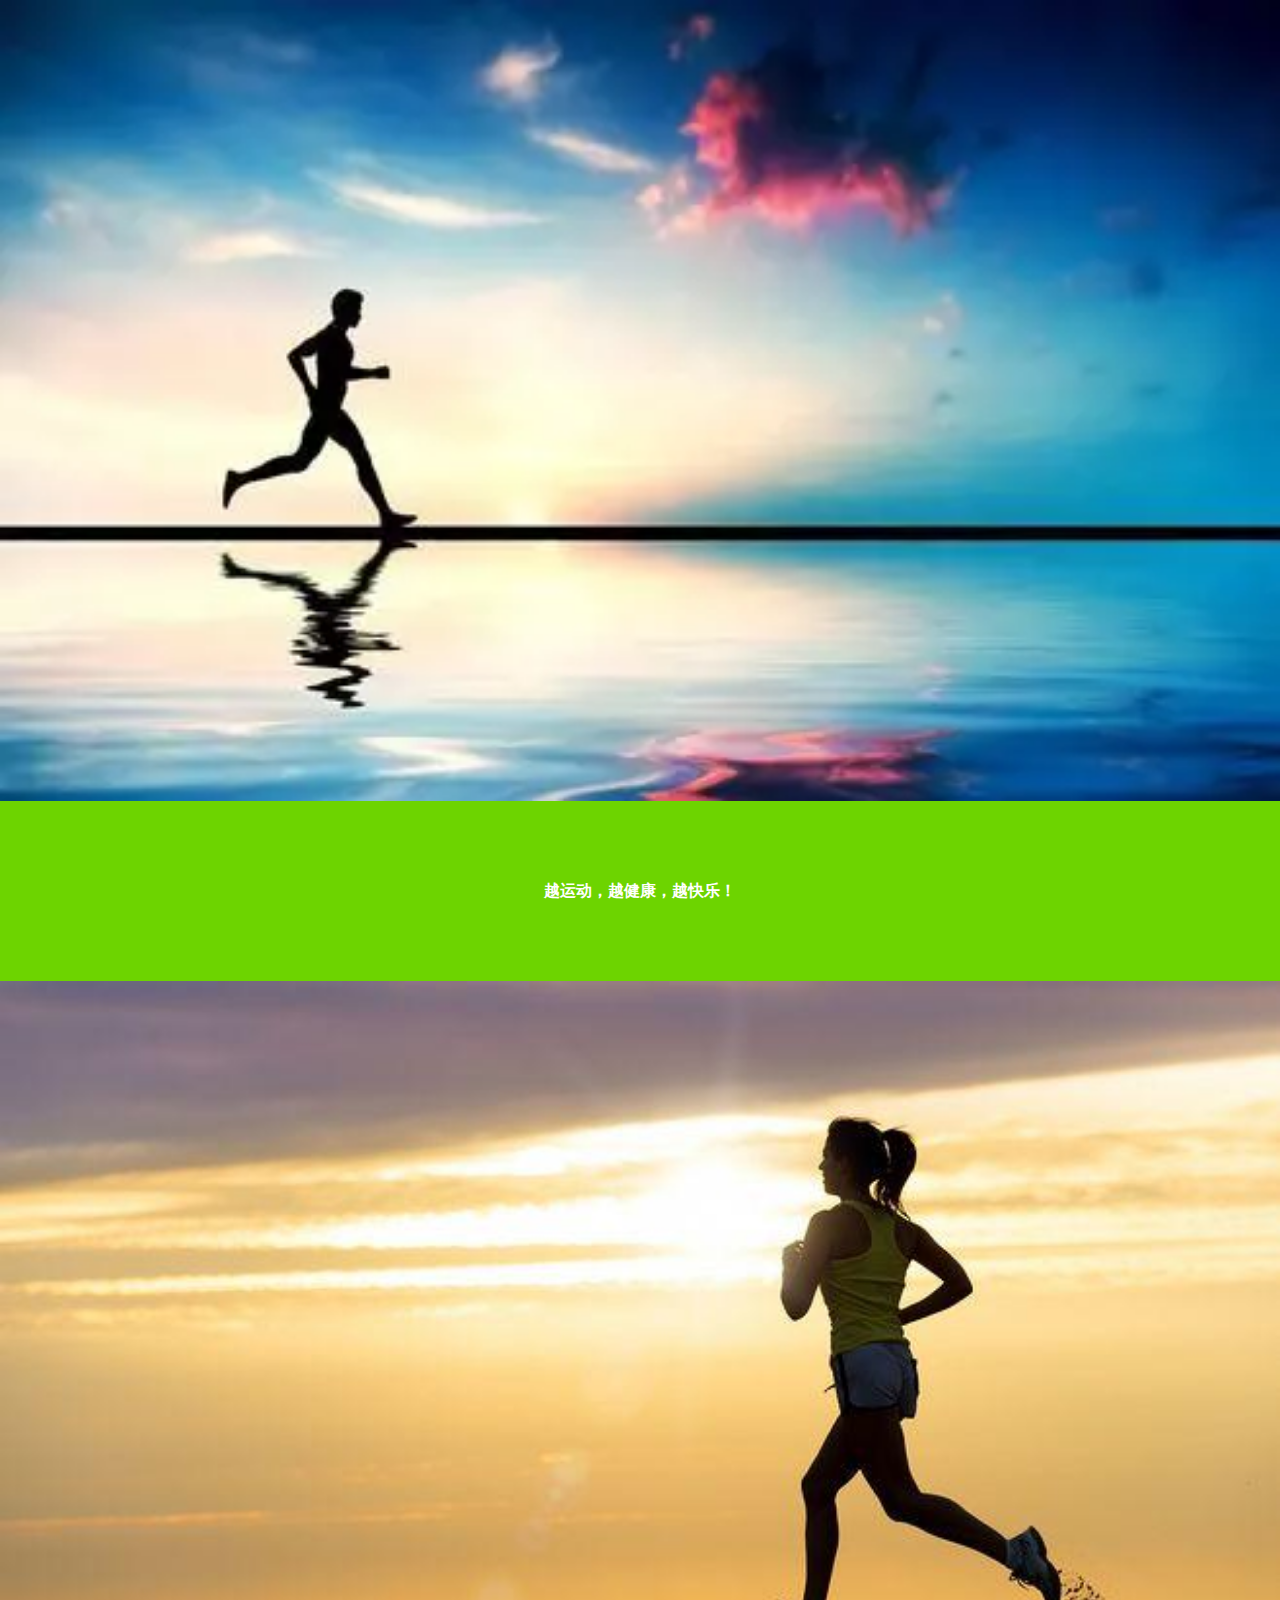
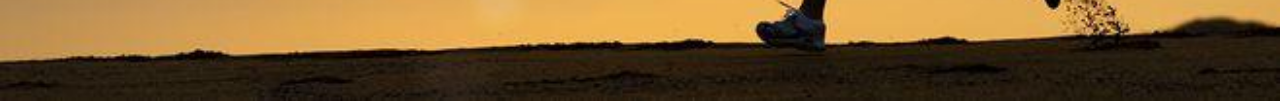
<file: Public/index.html>
<!DOCTYPE html>
<html lang="en">
<head>
    <meta charset="UTF-8">
    <meta http-equiv="X-UA-Compatible" content="IE=edge">
    <meta name="viewport" content="width=device-width, initial-scale=1.0">
    <title>运动健康</title>
    <link rel="stylesheet" type="text/css" href="./assets/styles/reset.css"></link>
    <link rel="icon" type="image/png" href="favicon.png"/>
    <meta name="apple-itunes-app" content="app-id=1565538193">
    <style>
        .child {
            padding: 70px 15px;
            text-align: center;
            line-height: 40px;
            color: white;
            background-color: #6DD400;
            font-size: 16.0px;
            font-weight: bold;
        }
        #download {
            height: 100px;
            vertical-align: middle;
            text-align: center;
        }
        #download button {
            position: relative; /*脱离文档流*/
            top: 50%; /*偏移*/
            transform: translateY(-50%);
            background-color: #6DD400;
            font-weight: bold;
            font-size: 16.0px;
            color: white;
            padding: 15px 80px;
            border-radius: 30px;
        }
        .title {
            width: 100%;
            height: 100.0;
            color: green;
            text-align: center;
            display: block;
        }
    </style>
</head>
<body>
   
    <img src="./assets/images/1.webp" width="100%" style="display: block;" >
    <div class="child">
        <p>越运动，越健康，越快乐！</p>
    </div>
    <img src="./assets/images/2.jpeg" width="100%" style="display: block;" >
<!--    <div id="download">-->
<!--        <button onclick="download()">下载客户端</button>-->
<!--    </div>-->
</body>
<script>
    function download() {
        var u = navigator.userAgent;
        var isIOS = !!u.match(/\(i[^;]+;( U;)? CPU.+Mac OS X/);
        if (isIOS) {
        　　//这个是ios操作系统
            window.open('https://apps.apple.com/us/app/%E8%BF%90%E5%8A%A8-%E5%81%A5%E5%BA%B7/id1565538193');
        } else {
            window.open('https://yuekun-oss.oss-cn-beijing.aliyuncs.com/apk/app-release.apk');
        }
    }
</script>
</html>
</file>
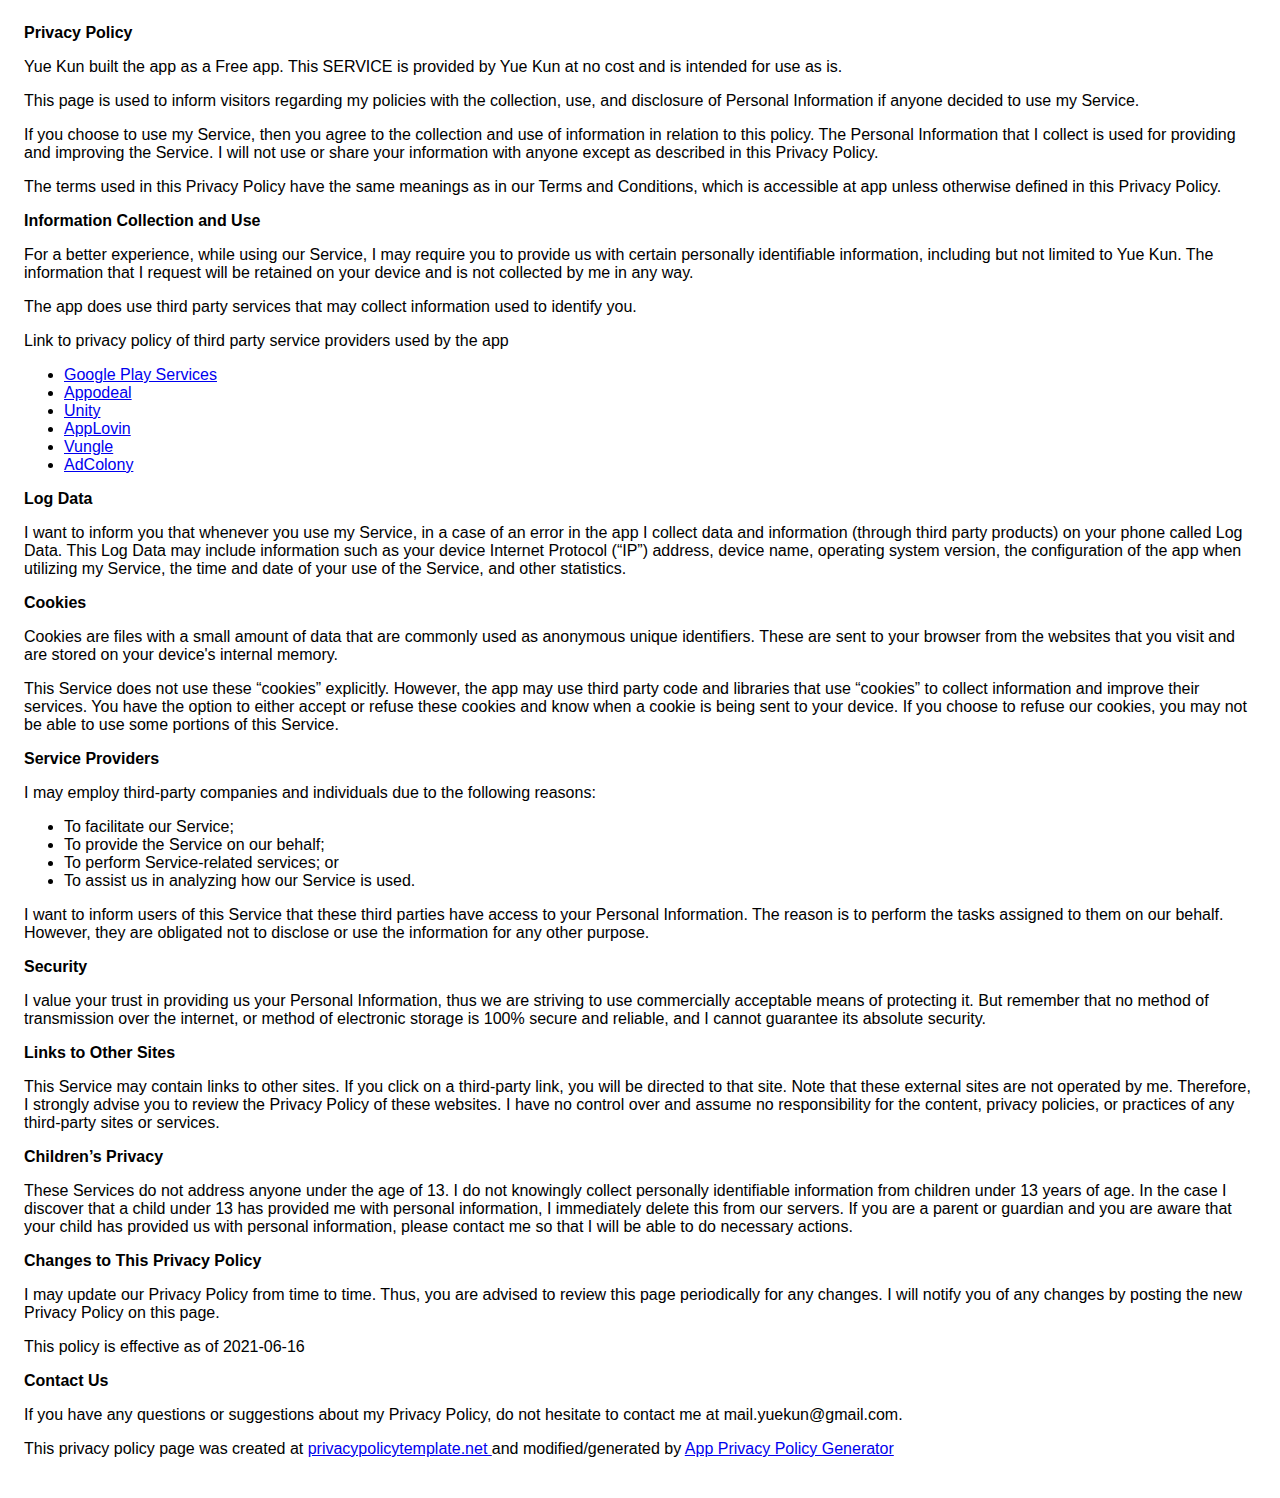
<file: Public/privacy.html>
<!DOCTYPE html>
    <html>
    <head>
      <meta charset='utf-8'>
      <meta name='viewport' content='width=device-width'>
      <title>Privacy Policy</title>
      <style> body { font-family: 'Helvetica Neue', Helvetica, Arial, sans-serif; padding:1em; } </style>
    </head>
    <body>
    <strong>Privacy Policy</strong> <p>
                  Yue Kun built the app as
                  a Free app. This SERVICE is provided by
                  Yue Kun at no cost and is intended for use as
                  is.
                </p> <p>
                  This page is used to inform visitors regarding my
                  policies with the collection, use, and disclosure of Personal
                  Information if anyone decided to use my Service.
                </p> <p>
                  If you choose to use my Service, then you agree to
                  the collection and use of information in relation to this
                  policy. The Personal Information that I collect is
                  used for providing and improving the Service. I will not use or share your information with
                  anyone except as described in this Privacy Policy.
                </p> <p>
                  The terms used in this Privacy Policy have the same meanings
                  as in our Terms and Conditions, which is accessible at
                  app unless otherwise defined in this Privacy Policy.
                </p> <p><strong>Information Collection and Use</strong></p> <p>
                  For a better experience, while using our Service, I
                  may require you to provide us with certain personally
                  identifiable information, including but not limited to Yue Kun. The information that
                  I request will be retained on your device and is not collected by me in any way.
                </p> <div><p>
                    The app does use third party services that may collect
                    information used to identify you.
                  </p> <p>
                    Link to privacy policy of third party service providers used
                    by the app
                  </p> <ul><li><a href="https://www.google.com/policies/privacy/" target="_blank" rel="noopener noreferrer">Google Play Services</a></li><!----><!----><!----><!----><!----><!----><!----><!----><li><a href="https://www.appodeal.com/home/privacy-policy/" target="_blank" rel="noopener noreferrer">Appodeal</a></li><!----><li><a href="https://unity3d.com/legal/privacy-policy" target="_blank" rel="noopener noreferrer">Unity</a></li><!----><!----><!----><!----><!----><li><a href="https://www.applovin.com/privacy/" target="_blank" rel="noopener noreferrer">AppLovin</a></li><li><a href="https://vungle.com/privacy/" target="_blank" rel="noopener noreferrer">Vungle</a></li><!----><li><a href="https://www.adcolony.com/privacy-policy/" target="_blank" rel="noopener noreferrer">AdColony</a></li><!----><!----><!----><!----><!----><!----></ul></div> <p><strong>Log Data</strong></p> <p>
                  I want to inform you that whenever you
                  use my Service, in a case of an error in the app
                  I collect data and information (through third party
                  products) on your phone called Log Data. This Log Data may
                  include information such as your device Internet Protocol
                  (“IP”) address, device name, operating system version, the
                  configuration of the app when utilizing my Service,
                  the time and date of your use of the Service, and other
                  statistics.
                </p> <p><strong>Cookies</strong></p> <p>
                  Cookies are files with a small amount of data that are
                  commonly used as anonymous unique identifiers. These are sent
                  to your browser from the websites that you visit and are
                  stored on your device's internal memory.
                </p> <p>
                  This Service does not use these “cookies” explicitly. However,
                  the app may use third party code and libraries that use
                  “cookies” to collect information and improve their services.
                  You have the option to either accept or refuse these cookies
                  and know when a cookie is being sent to your device. If you
                  choose to refuse our cookies, you may not be able to use some
                  portions of this Service.
                </p> <p><strong>Service Providers</strong></p> <p>
                  I may employ third-party companies and
                  individuals due to the following reasons:
                </p> <ul><li>To facilitate our Service;</li> <li>To provide the Service on our behalf;</li> <li>To perform Service-related services; or</li> <li>To assist us in analyzing how our Service is used.</li></ul> <p>
                  I want to inform users of this Service
                  that these third parties have access to your Personal
                  Information. The reason is to perform the tasks assigned to
                  them on our behalf. However, they are obligated not to
                  disclose or use the information for any other purpose.
                </p> <p><strong>Security</strong></p> <p>
                  I value your trust in providing us your
                  Personal Information, thus we are striving to use commercially
                  acceptable means of protecting it. But remember that no method
                  of transmission over the internet, or method of electronic
                  storage is 100% secure and reliable, and I cannot
                  guarantee its absolute security.
                </p> <p><strong>Links to Other Sites</strong></p> <p>
                  This Service may contain links to other sites. If you click on
                  a third-party link, you will be directed to that site. Note
                  that these external sites are not operated by me.
                  Therefore, I strongly advise you to review the
                  Privacy Policy of these websites. I have
                  no control over and assume no responsibility for the content,
                  privacy policies, or practices of any third-party sites or
                  services.
                </p> <p><strong>Children’s Privacy</strong></p> <p>
                  These Services do not address anyone under the age of 13.
                  I do not knowingly collect personally
                  identifiable information from children under 13 years of age. In the case
                  I discover that a child under 13 has provided
                  me with personal information, I immediately
                  delete this from our servers. If you are a parent or guardian
                  and you are aware that your child has provided us with
                  personal information, please contact me so that
                  I will be able to do necessary actions.
                </p> <p><strong>Changes to This Privacy Policy</strong></p> <p>
                  I may update our Privacy Policy from
                  time to time. Thus, you are advised to review this page
                  periodically for any changes. I will
                  notify you of any changes by posting the new Privacy Policy on
                  this page.
                </p> <p>This policy is effective as of 2021-06-16</p> <p><strong>Contact Us</strong></p> <p>
                  If you have any questions or suggestions about my
                  Privacy Policy, do not hesitate to contact me at mail.yuekun@gmail.com.
                </p> <p>This privacy policy page was created at <a href="https://privacypolicytemplate.net" target="_blank" rel="noopener noreferrer">privacypolicytemplate.net </a>and modified/generated by <a href="https://app-privacy-policy-generator.nisrulz.com/" target="_blank" rel="noopener noreferrer">App Privacy Policy Generator</a></p>
    </body>
    </html>
</file>
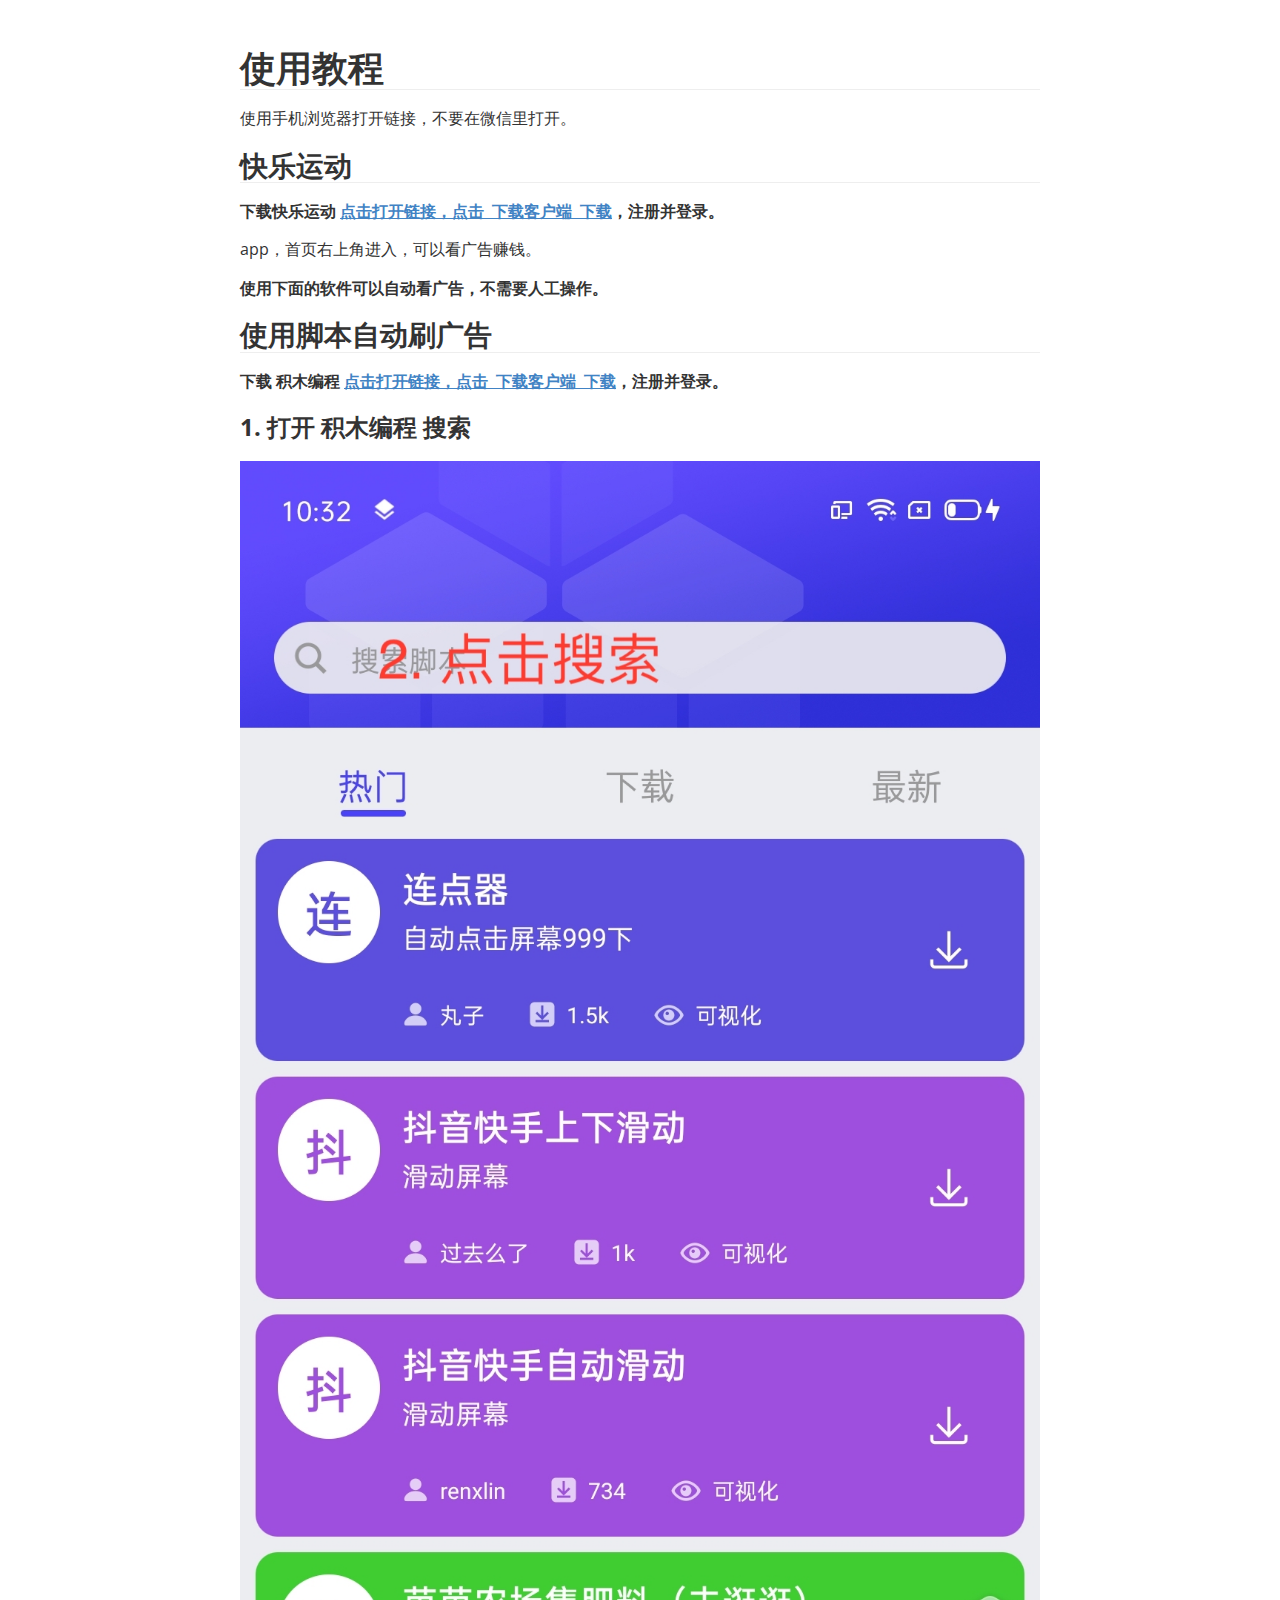
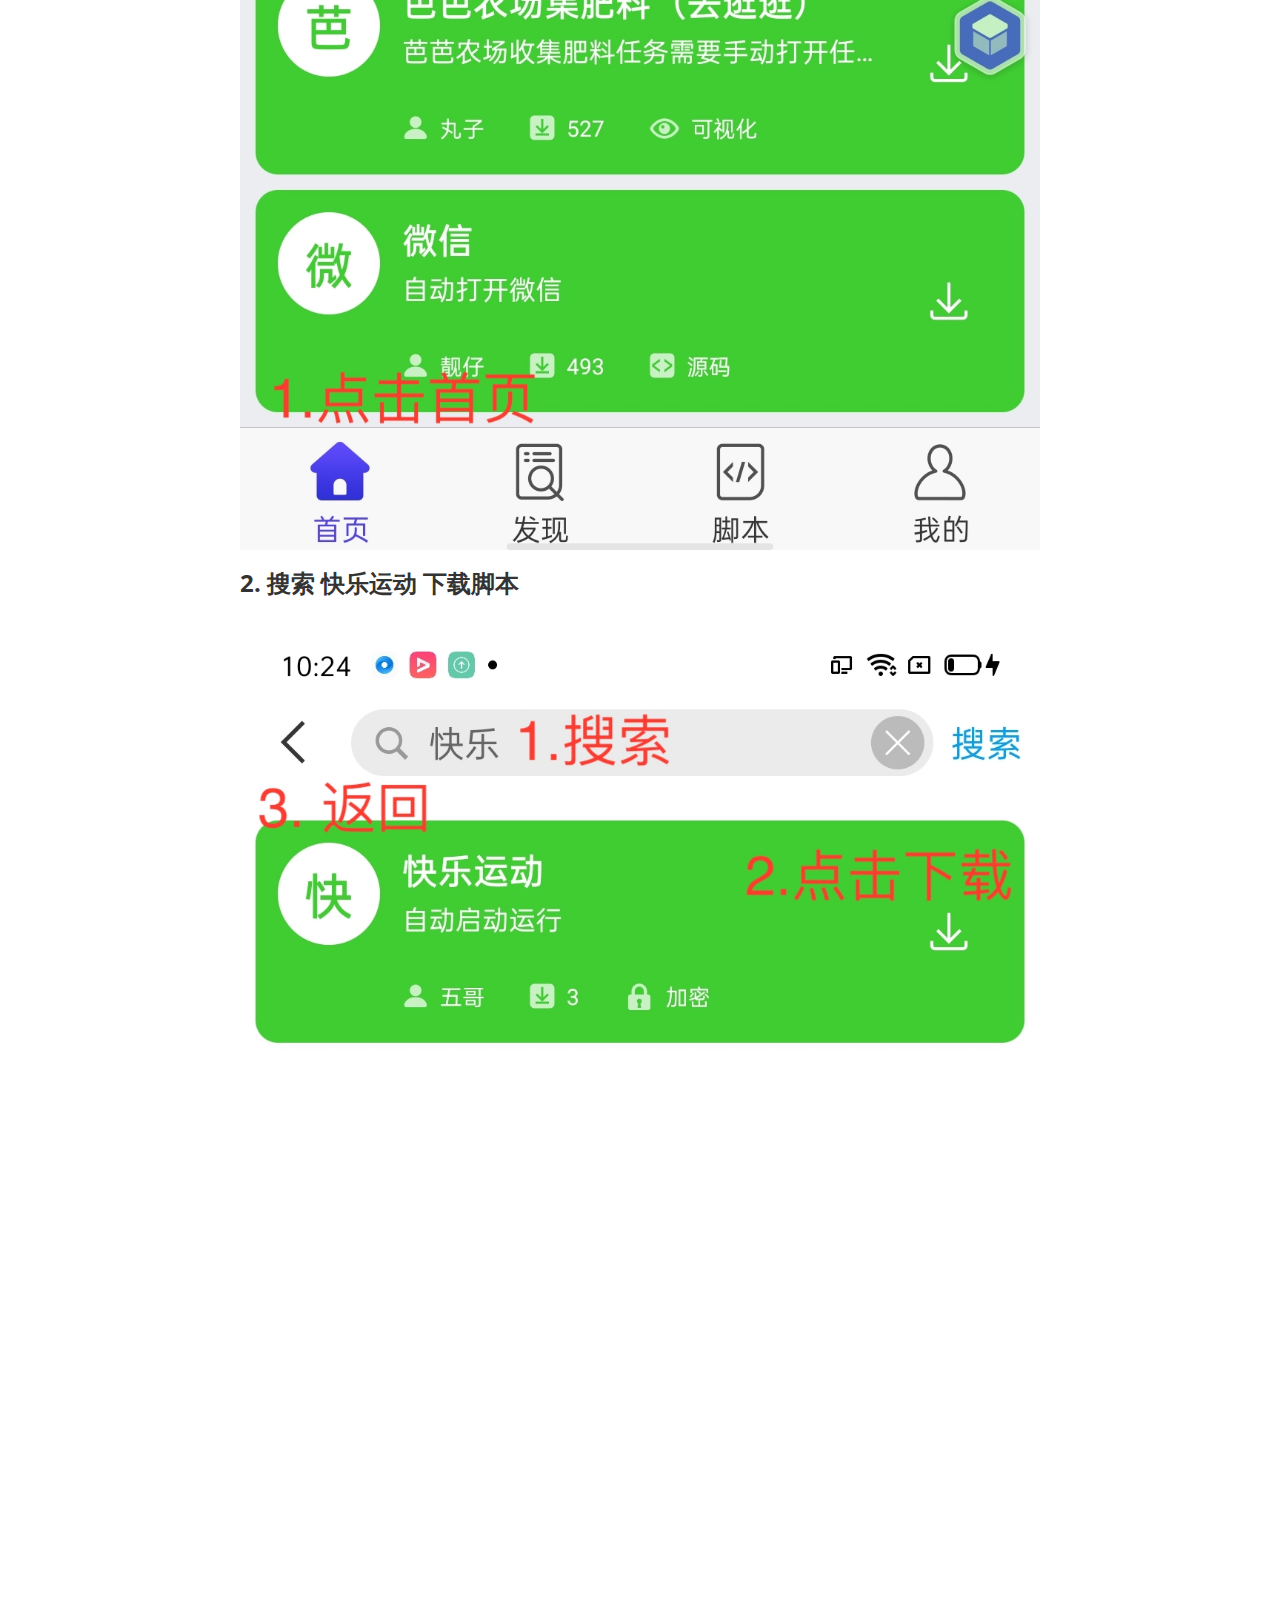
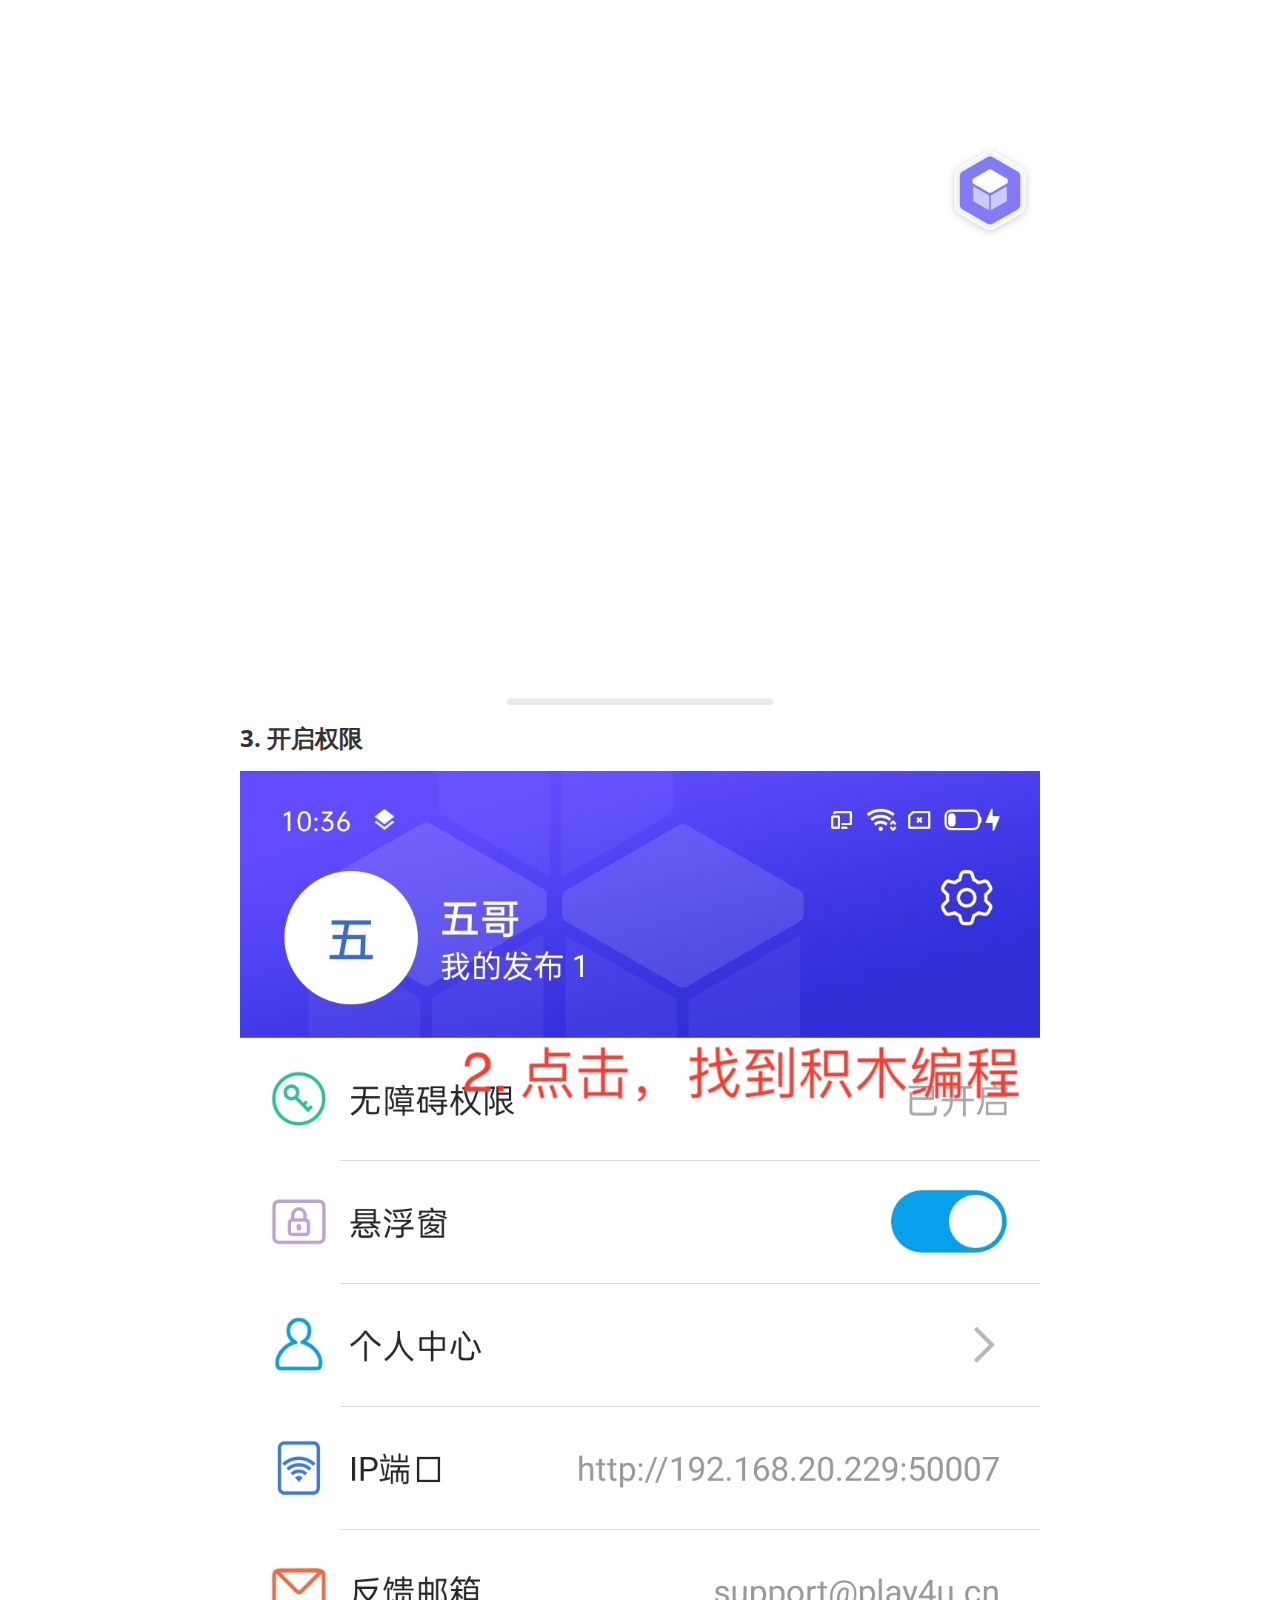
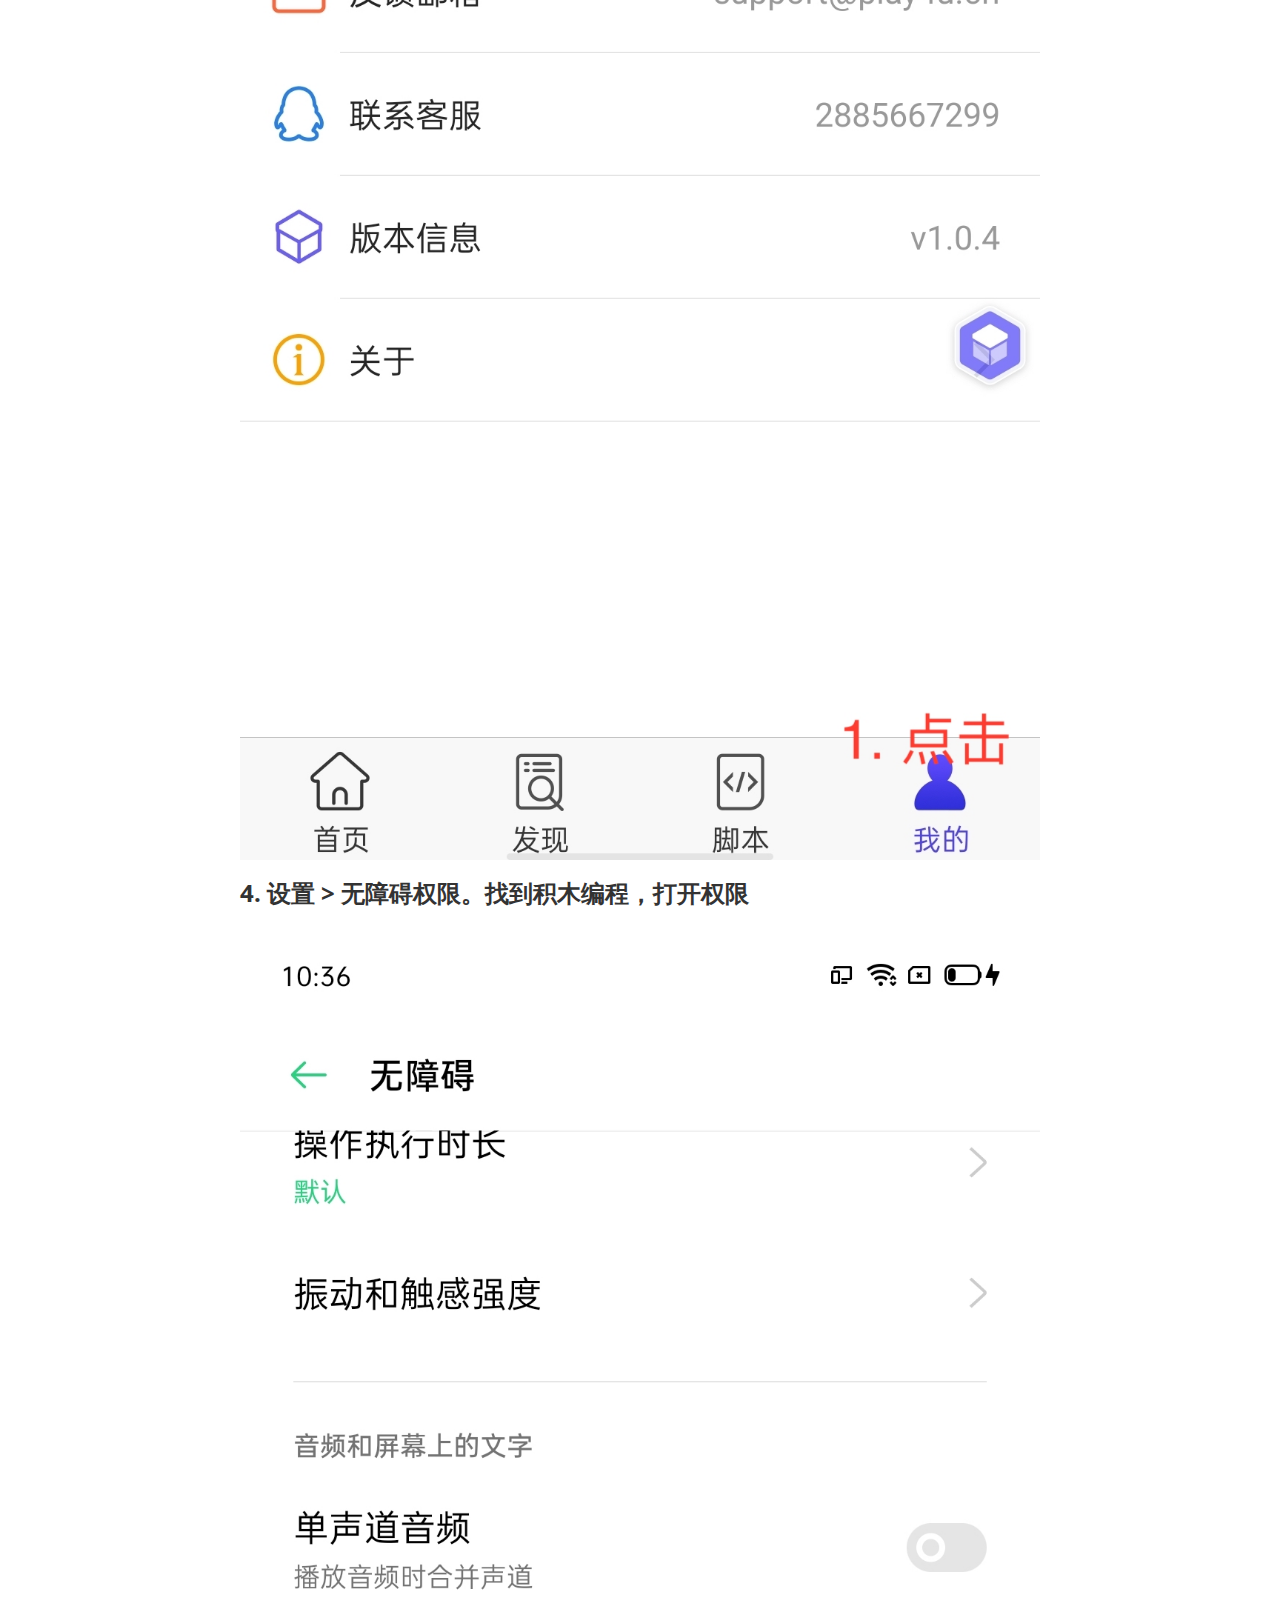
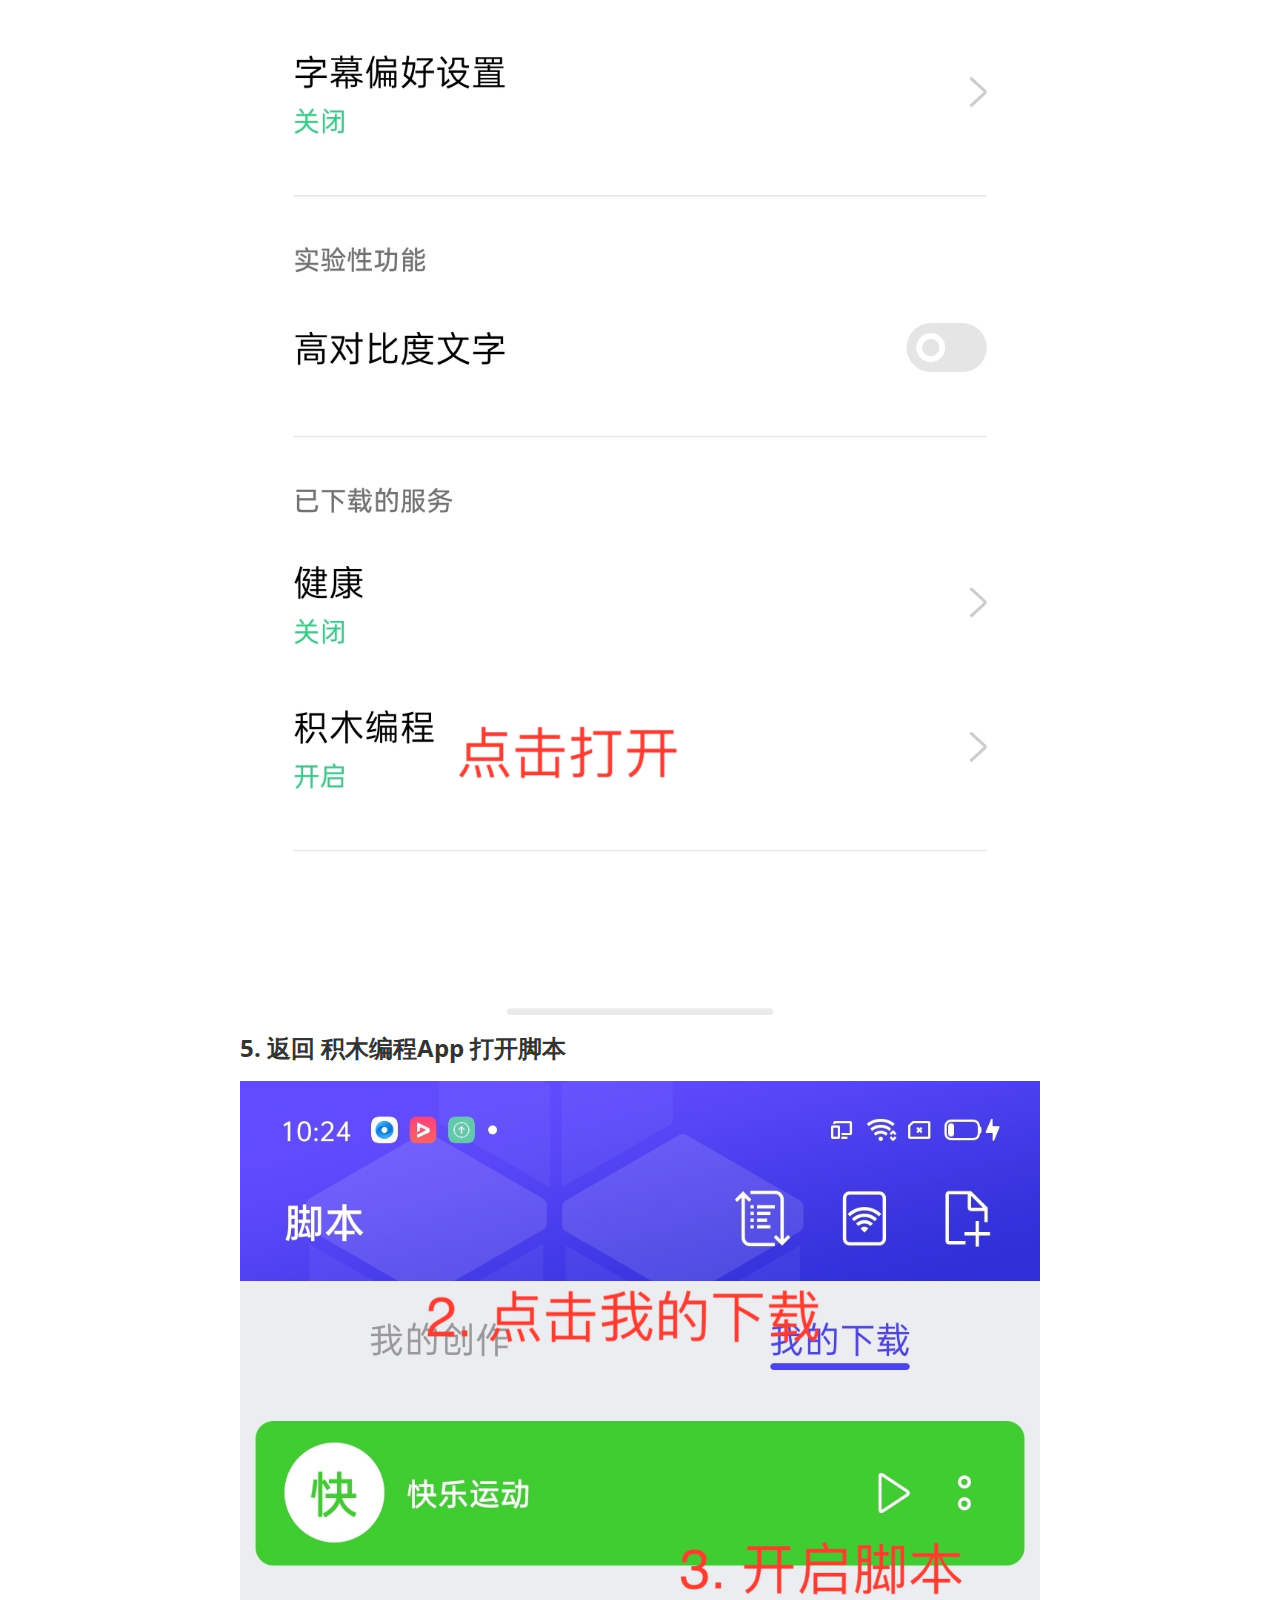
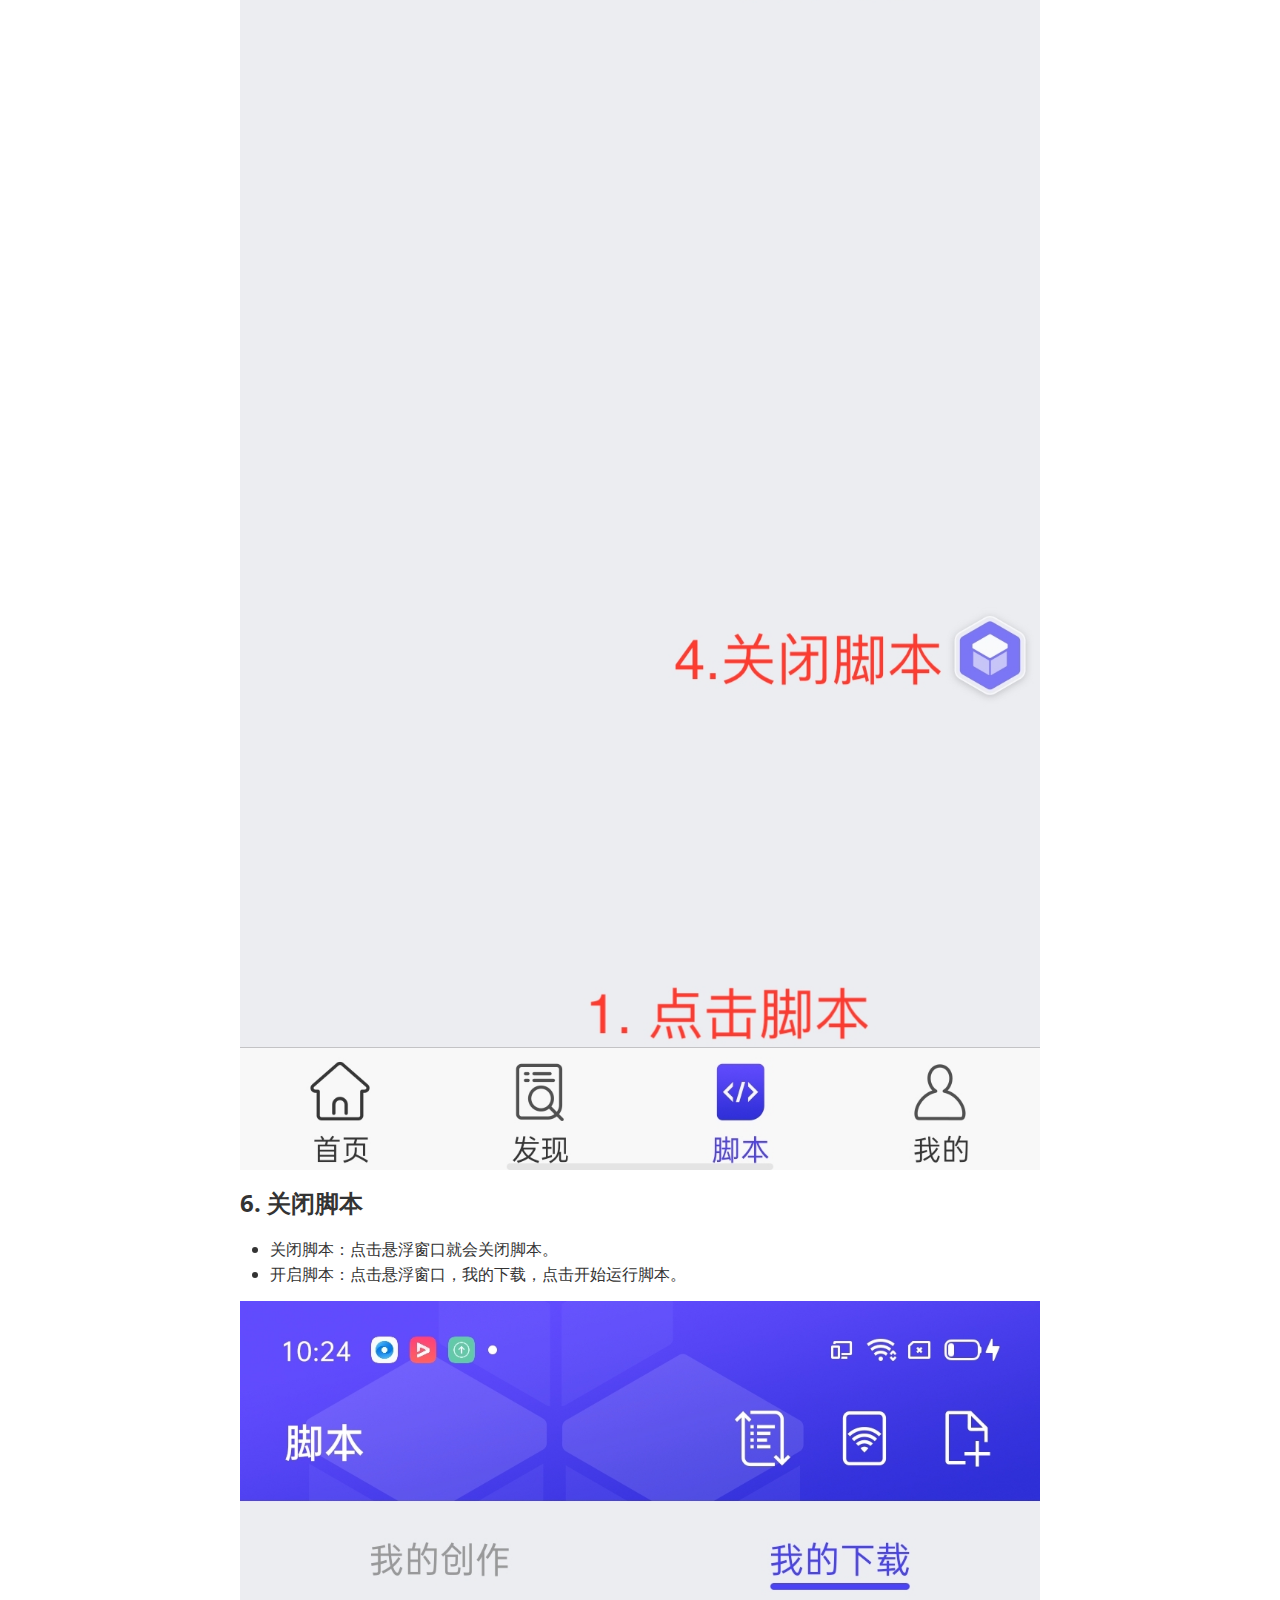
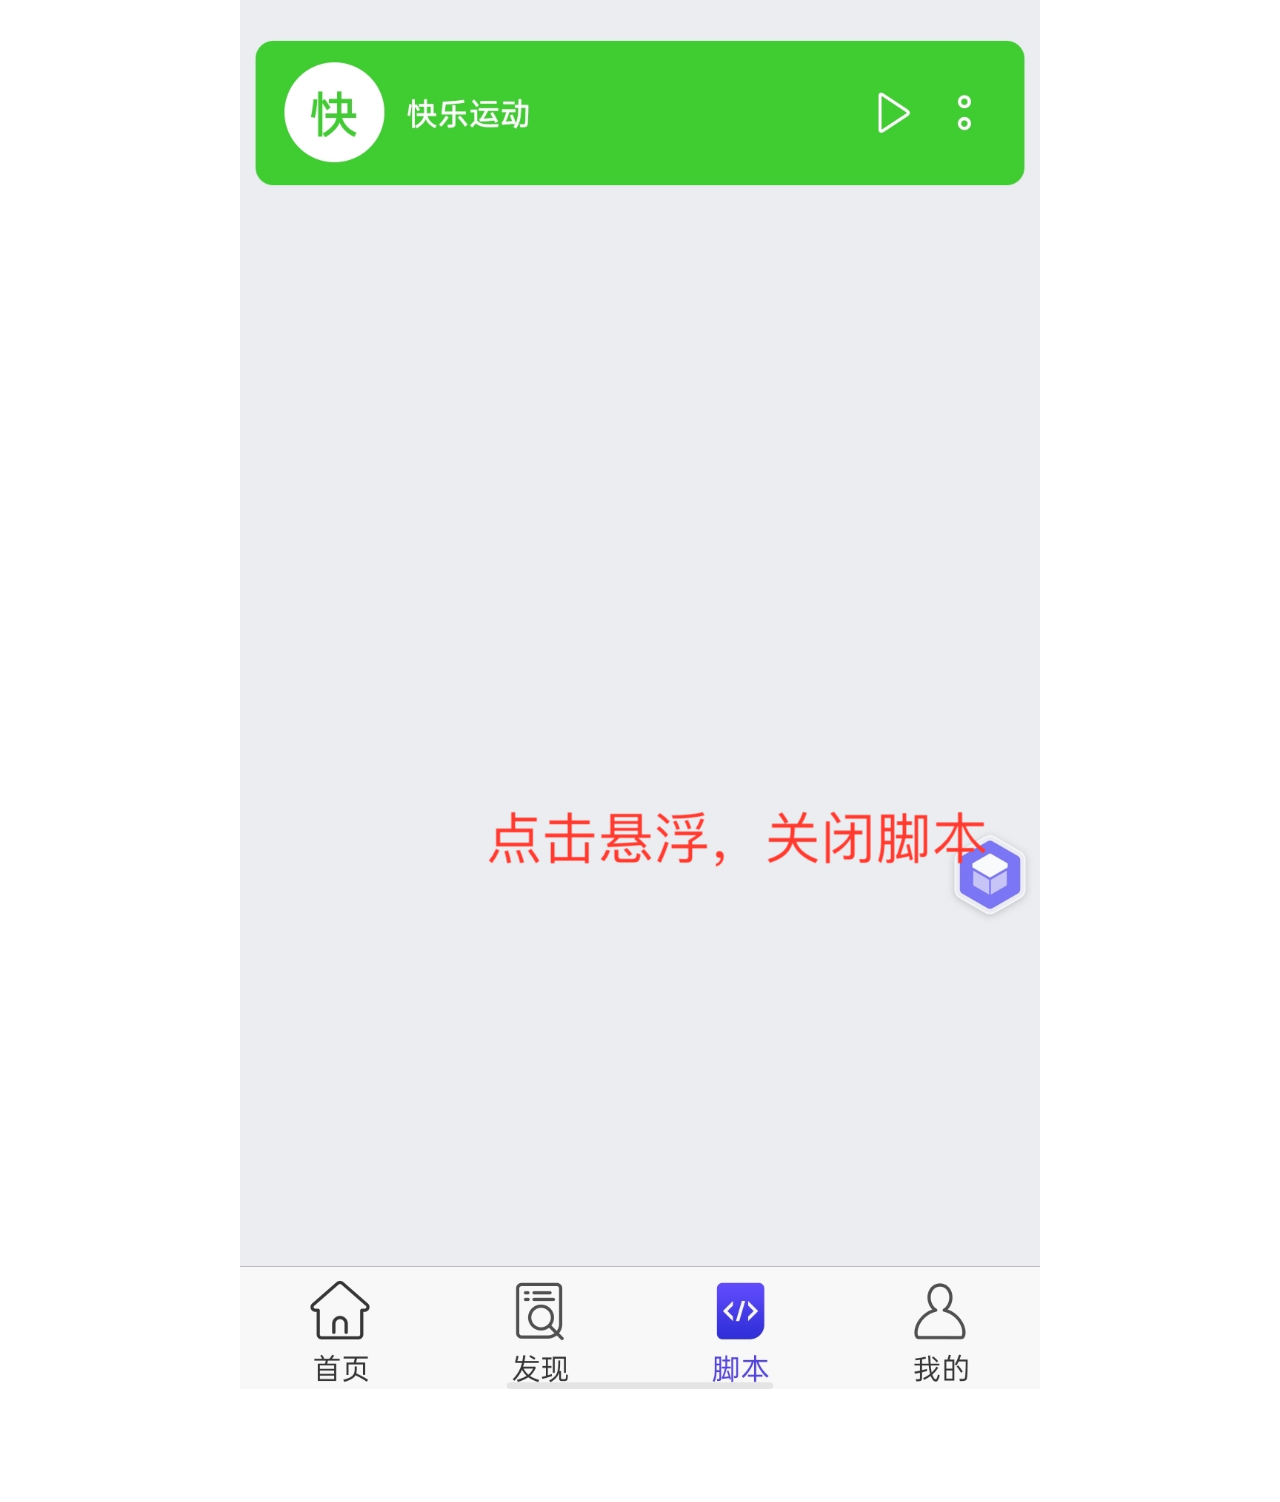
<file: Public/README.html>
<!doctype html>
<html>
<head>
<meta charset='UTF-8'><meta name='viewport' content='width=device-width initial-scale=1'>

<link href='https://fonts.loli.net/css?family=Open+Sans:400italic,700italic,700,400&subset=latin,latin-ext' rel='stylesheet' type='text/css' /><style type='text/css'>html {overflow-x: initial !important;}:root { --bg-color: #ffffff; --text-color: #333333; --select-text-bg-color: #B5D6FC; --select-text-font-color: auto; --monospace: "Lucida Console",Consolas,"Courier",monospace; --title-bar-height: 20px; }
.mac-os-11 { --title-bar-height: 28px; }
html { font-size: 14px; background-color: var(--bg-color); color: var(--text-color); font-family: "Helvetica Neue", Helvetica, Arial, sans-serif; -webkit-font-smoothing: antialiased; }
body { margin: 0px; padding: 0px; height: auto; inset: 0px; font-size: 1rem; line-height: 1.42857143; overflow-x: hidden; background-image: inherit; background-size: inherit; background-attachment: inherit; background-origin: inherit; background-clip: inherit; background-color: inherit; tab-size: 4; background-position: inherit; background-repeat: inherit; }
iframe { margin: auto; }
a.url { word-break: break-all; }
a:active, a:hover { outline: 0px; }
.in-text-selection, ::selection { text-shadow: none; background: var(--select-text-bg-color); color: var(--select-text-font-color); }
#write { margin: 0px auto; height: auto; width: inherit; word-break: normal; word-wrap: break-word; position: relative; white-space: normal; overflow-x: visible; padding-top: 36px; }
#write.first-line-indent p { text-indent: 2em; }
#write.first-line-indent li p, #write.first-line-indent p * { text-indent: 0px; }
#write.first-line-indent li { margin-left: 2em; }
.for-image #write { padding-left: 8px; padding-right: 8px; }
body.typora-export { padding-left: 30px; padding-right: 30px; }
.typora-export .footnote-line, .typora-export li, .typora-export p { white-space: pre-wrap; }
.typora-export .task-list-item input { pointer-events: none; }
@media screen and (max-width: 500px) { 
  body.typora-export { padding-left: 0px; padding-right: 0px; }
  #write { padding-left: 20px; padding-right: 20px; }
  .CodeMirror-sizer { margin-left: 0px !important; }
  .CodeMirror-gutters { display: none !important; }
}
#write li > figure:last-child { margin-bottom: 0.5rem; }
#write ol, #write ul { position: relative; }
img { max-width: 100%; vertical-align: middle; image-orientation: from-image; }
button, input, select, textarea { color: inherit; font-family: inherit; font-size: inherit; font-style: inherit; font-variant-caps: inherit; font-weight: inherit; font-stretch: inherit; line-height: inherit; }
input[type="checkbox"], input[type="radio"] { line-height: normal; padding: 0px; }
*, ::after, ::before { box-sizing: border-box; }
#write h1, #write h2, #write h3, #write h4, #write h5, #write h6, #write p, #write pre { width: inherit; }
#write h1, #write h2, #write h3, #write h4, #write h5, #write h6, #write p { position: relative; }
p { line-height: inherit; }
h1, h2, h3, h4, h5, h6 { break-after: avoid-page; break-inside: avoid; orphans: 4; }
p { orphans: 4; }
h1 { font-size: 2rem; }
h2 { font-size: 1.8rem; }
h3 { font-size: 1.6rem; }
h4 { font-size: 1.4rem; }
h5 { font-size: 1.2rem; }
h6 { font-size: 1rem; }
.md-math-block, .md-rawblock, h1, h2, h3, h4, h5, h6, p { margin-top: 1rem; margin-bottom: 1rem; }
.hidden { display: none; }
.md-blockmeta { color: rgb(204, 204, 204); font-weight: 700; font-style: italic; }
a { cursor: pointer; }
sup.md-footnote { padding: 2px 4px; background-color: rgba(238, 238, 238, 0.7); color: rgb(85, 85, 85); border-top-left-radius: 4px; border-top-right-radius: 4px; border-bottom-right-radius: 4px; border-bottom-left-radius: 4px; cursor: pointer; }
sup.md-footnote a, sup.md-footnote a:hover { color: inherit; text-transform: inherit; text-decoration: inherit; }
#write input[type="checkbox"] { cursor: pointer; width: inherit; height: inherit; }
figure { overflow-x: auto; margin: 1.2em 0px; max-width: calc(100% + 16px); padding: 0px; }
figure > table { margin: 0px; }
tr { break-inside: avoid; break-after: auto; }
thead { display: table-header-group; }
table { border-collapse: collapse; border-spacing: 0px; width: 100%; overflow: auto; break-inside: auto; text-align: left; }
table.md-table td { min-width: 32px; }
.CodeMirror-gutters { border-right-width: 0px; background-color: inherit; }
.CodeMirror-linenumber { }
.CodeMirror { text-align: left; }
.CodeMirror-placeholder { opacity: 0.3; }
.CodeMirror pre { padding: 0px 4px; }
.CodeMirror-lines { padding: 0px; }
div.hr:focus { cursor: none; }
#write pre { white-space: pre-wrap; }
#write.fences-no-line-wrapping pre { white-space: pre; }
#write pre.ty-contain-cm { white-space: normal; }
.CodeMirror-gutters { margin-right: 4px; }
.md-fences { font-size: 0.9rem; display: block; break-inside: avoid; text-align: left; overflow: visible; white-space: pre; background-image: inherit; background-size: inherit; background-attachment: inherit; background-origin: inherit; background-clip: inherit; background-color: inherit; position: relative !important; background-position: inherit; background-repeat: inherit; }
.md-fences-adv-panel { width: 100%; margin-top: 10px; text-align: center; padding-top: 0px; padding-bottom: 8px; overflow-x: auto; }
#write .md-fences.mock-cm { white-space: pre-wrap; }
.md-fences.md-fences-with-lineno { padding-left: 0px; }
#write.fences-no-line-wrapping .md-fences.mock-cm { white-space: pre; overflow-x: auto; }
.md-fences.mock-cm.md-fences-with-lineno { padding-left: 8px; }
.CodeMirror-line, twitterwidget { break-inside: avoid; }
.footnotes { opacity: 0.8; font-size: 0.9rem; margin-top: 1em; margin-bottom: 1em; }
.footnotes + .footnotes { margin-top: 0px; }
.md-reset { margin: 0px; padding: 0px; border: 0px; outline: 0px; vertical-align: top; text-decoration: none; text-shadow: none; float: none; position: static; width: auto; height: auto; white-space: nowrap; cursor: inherit; line-height: normal; font-weight: 400; text-align: left; box-sizing: content-box; direction: ltr; background-position: 0px 0px; }
li div { padding-top: 0px; }
blockquote { margin: 1rem 0px; }
li .mathjax-block, li p { margin: 0.5rem 0px; }
li blockquote { margin: 1rem 0px; }
li { margin: 0px; position: relative; }
blockquote > :last-child { margin-bottom: 0px; }
blockquote > :first-child, li > :first-child { margin-top: 0px; }
.footnotes-area { color: rgb(136, 136, 136); margin-top: 0.714rem; padding-bottom: 0.143rem; white-space: normal; }
#write .footnote-line { white-space: pre-wrap; }
@media print { 
  body, html { border: 1px solid transparent; height: 99%; break-after: avoid; break-before: avoid; font-variant-ligatures: no-common-ligatures; }
  #write { margin-top: 0px; padding-top: 0px; border-color: transparent !important; }
  .typora-export * { -webkit-print-color-adjust: exact; }
  .typora-export #write { break-after: avoid; }
  .typora-export #write::after { height: 0px; }
  .is-mac table { break-inside: avoid; }
  .typora-export-show-outline .typora-export-sidebar { display: none; }
}
.footnote-line { margin-top: 0.714em; font-size: 0.7em; }
a img, img a { cursor: pointer; }
pre.md-meta-block { font-size: 0.8rem; min-height: 0.8rem; white-space: pre-wrap; background-color: rgb(204, 204, 204); display: block; overflow-x: hidden; }
p > .md-image:only-child:not(.md-img-error) img, p > img:only-child { display: block; margin: auto; }
#write.first-line-indent p > .md-image:only-child:not(.md-img-error) img { left: -2em; position: relative; }
p > .md-image:only-child { display: inline-block; width: 100%; }
#write .MathJax_Display { margin: 0.8em 0px 0px; }
.md-math-block { width: 100%; }
.md-math-block:not(:empty)::after { display: none; }
.MathJax_ref { fill: currentcolor; }
[contenteditable="true"]:active, [contenteditable="true"]:focus, [contenteditable="false"]:active, [contenteditable="false"]:focus { outline: 0px; box-shadow: none; }
.md-task-list-item { position: relative; list-style-type: none; }
.task-list-item.md-task-list-item { padding-left: 0px; }
.md-task-list-item > input { position: absolute; top: 0px; left: 0px; margin-left: -1.2em; margin-top: calc(1em - 10px); border: none; }
.math { font-size: 1rem; }
.md-toc { min-height: 3.58rem; position: relative; font-size: 0.9rem; border-top-left-radius: 10px; border-top-right-radius: 10px; border-bottom-right-radius: 10px; border-bottom-left-radius: 10px; }
.md-toc-content { position: relative; margin-left: 0px; }
.md-toc-content::after, .md-toc::after { display: none; }
.md-toc-item { display: block; color: rgb(65, 131, 196); }
.md-toc-item a { text-decoration: none; }
.md-toc-inner:hover { text-decoration: underline; }
.md-toc-inner { display: inline-block; cursor: pointer; }
.md-toc-h1 .md-toc-inner { margin-left: 0px; font-weight: 700; }
.md-toc-h2 .md-toc-inner { margin-left: 2em; }
.md-toc-h3 .md-toc-inner { margin-left: 4em; }
.md-toc-h4 .md-toc-inner { margin-left: 6em; }
.md-toc-h5 .md-toc-inner { margin-left: 8em; }
.md-toc-h6 .md-toc-inner { margin-left: 10em; }
@media screen and (max-width: 48em) { 
  .md-toc-h3 .md-toc-inner { margin-left: 3.5em; }
  .md-toc-h4 .md-toc-inner { margin-left: 5em; }
  .md-toc-h5 .md-toc-inner { margin-left: 6.5em; }
  .md-toc-h6 .md-toc-inner { margin-left: 8em; }
}
a.md-toc-inner { font-size: inherit; font-style: inherit; font-weight: inherit; line-height: inherit; }
.footnote-line a:not(.reversefootnote) { color: inherit; }
.md-attr { display: none; }
.md-fn-count::after { content: "."; }
code, pre, samp, tt { font-family: var(--monospace); }
kbd { margin: 0px 0.1em; padding: 0.1em 0.6em; font-size: 0.8em; color: rgb(36, 39, 41); background-color: rgb(255, 255, 255); border: 1px solid rgb(173, 179, 185); border-top-left-radius: 3px; border-top-right-radius: 3px; border-bottom-right-radius: 3px; border-bottom-left-radius: 3px; box-shadow: rgba(12, 13, 14, 0.2) 0px 1px 0px, rgb(255, 255, 255) 0px 0px 0px 2px inset; white-space: nowrap; vertical-align: middle; }
.md-comment { color: rgb(162, 127, 3); opacity: 0.8; font-family: var(--monospace); }
code { text-align: left; }
a.md-print-anchor { white-space: pre !important; border: none !important; display: inline-block !important; position: absolute !important; width: 1px !important; right: 0px !important; outline: 0px !important; text-shadow: initial !important; background-position: 0px 0px !important; }
.md-inline-math .MathJax_SVG .noError { display: none !important; }
.html-for-mac .inline-math-svg .MathJax_SVG { vertical-align: 0.2px; }
.md-fences-math .MathJax_SVG_Display, .md-math-block .MathJax_SVG_Display { text-align: center; margin: 0px; position: relative; text-indent: 0px; max-width: none; max-height: none; min-height: 0px; min-width: 100%; width: auto; overflow-y: visible; display: block !important; }
.MathJax_SVG_Display, .md-inline-math .MathJax_SVG_Display { width: auto; margin: inherit; display: inline-block !important; }
.MathJax_SVG .MJX-monospace { font-family: var(--monospace); }
.MathJax_SVG .MJX-sans-serif { font-family: sans-serif; }
.MathJax_SVG { display: inline; font-style: normal; font-weight: 400; line-height: normal; text-indent: 0px; text-align: left; text-transform: none; letter-spacing: normal; word-spacing: normal; word-wrap: normal; white-space: nowrap; float: none; direction: ltr; max-width: none; max-height: none; min-width: 0px; min-height: 0px; border: 0px; padding: 0px; margin: 0px; zoom: 90%; }
#math-inline-preview-content { zoom: 1.1; }
.MathJax_SVG * { transition: none; }
.MathJax_SVG_Display svg { vertical-align: middle !important; margin-bottom: 0px !important; margin-top: 0px !important; }
.os-windows.monocolor-emoji .md-emoji { font-family: "Segoe UI Symbol", sans-serif; }
.md-diagram-panel > svg { max-width: 100%; }
[lang="flow"] svg, [lang="mermaid"] svg { max-width: 100%; height: auto; }
[lang="mermaid"] .node text { font-size: 1rem; }
table tr th { border-bottom-width: 0px; }
video { max-width: 100%; display: block; margin: 0px auto; }
iframe { max-width: 100%; width: 100%; border: none; }
.highlight td, .highlight tr { border: 0px; }
mark { background-color: rgb(255, 255, 0); color: rgb(0, 0, 0); }
.md-html-inline .md-plain, .md-html-inline strong, mark .md-inline-math, mark strong { color: inherit; }
.md-expand mark .md-meta { opacity: 0.3 !important; }
mark .md-meta { color: rgb(0, 0, 0); }
@media print { 
  .typora-export h1, .typora-export h2, .typora-export h3, .typora-export h4, .typora-export h5, .typora-export h6 { break-inside: avoid; }
}
.md-diagram-panel .messageText { stroke: none !important; }
.md-diagram-panel .start-state { fill: var(--node-fill); }
.md-diagram-panel .edgeLabel rect { opacity: 1 !important; }
.md-require-zoom-fix foreignObject { font-size: var(--mermaid-font-zoom); }
.md-fences.md-fences-math { font-size: 1em; }
.md-fences-math .MathJax_SVG_Display { margin-top: 8px; cursor: default; }
.md-fences-advanced:not(.md-focus) { padding: 0px; white-space: nowrap; border: 0px; }
.md-fences-advanced:not(.md-focus) { background-image: inherit; background-size: inherit; background-attachment: inherit; background-origin: inherit; background-clip: inherit; background-color: inherit; background-position: inherit; background-repeat: inherit; }
.typora-export-show-outline .typora-export-content { max-width: 1440px; margin: auto; display: flex; flex-direction: row; }
.typora-export-sidebar { width: 300px; font-size: 0.8rem; margin-top: 80px; margin-right: 18px; }
.typora-export-show-outline #write { --webkit-flex: 2; flex: 2 1 0%; }
.typora-export-sidebar .outline-content { position: fixed; top: 0px; max-height: 100%; overflow: hidden auto; padding-bottom: 30px; padding-top: 60px; width: 300px; }
@media screen and (max-width: 1024px) { 
  .typora-export-sidebar, .typora-export-sidebar .outline-content { width: 240px; }
}
@media screen and (max-width: 800px) { 
  .typora-export-sidebar { display: none; }
}
.outline-content li, .outline-content ul { margin-left: 0px; margin-right: 0px; padding-left: 0px; padding-right: 0px; list-style: none; }
.outline-content ul { margin-top: 0px; margin-bottom: 0px; }
.outline-content strong { font-weight: 400; }
.outline-expander { width: 1rem; height: 1.428571429rem; position: relative; display: table-cell; vertical-align: middle; cursor: pointer; padding-left: 4px; }
.outline-expander::before { content: ''; position: relative; font-family: Ionicons; display: inline-block; font-size: 8px; vertical-align: middle; }
.outline-item { padding-top: 3px; padding-bottom: 3px; cursor: pointer; }
.outline-expander:hover::before { content: ''; }
.outline-h1 > .outline-item { padding-left: 0px; }
.outline-h2 > .outline-item { padding-left: 1em; }
.outline-h3 > .outline-item { padding-left: 2em; }
.outline-h4 > .outline-item { padding-left: 3em; }
.outline-h5 > .outline-item { padding-left: 4em; }
.outline-h6 > .outline-item { padding-left: 5em; }
.outline-label { cursor: pointer; display: table-cell; vertical-align: middle; text-decoration: none; color: inherit; }
.outline-label:hover { text-decoration: underline; }
.outline-item:hover { border-color: rgb(245, 245, 245); background-color: var(--item-hover-bg-color); }
.outline-item:hover { margin-left: -28px; margin-right: -28px; border-left-width: 28px; border-left-style: solid; border-left-color: transparent; border-right-width: 28px; border-right-style: solid; border-right-color: transparent; }
.outline-item-single .outline-expander::before, .outline-item-single .outline-expander:hover::before { display: none; }
.outline-item-open > .outline-item > .outline-expander::before { content: ''; }
.outline-children { display: none; }
.info-panel-tab-wrapper { display: none; }
.outline-item-open > .outline-children { display: block; }
.typora-export .outline-item { padding-top: 1px; padding-bottom: 1px; }
.typora-export .outline-item:hover { margin-right: -8px; border-right-width: 8px; border-right-style: solid; border-right-color: transparent; }
.typora-export .outline-expander::before { content: "+"; font-family: inherit; top: -1px; }
.typora-export .outline-expander:hover::before, .typora-export .outline-item-open > .outline-item > .outline-expander::before { content: '−'; }
.typora-export-collapse-outline .outline-children { display: none; }
.typora-export-collapse-outline .outline-item-open > .outline-children, .typora-export-no-collapse-outline .outline-children { display: block; }
.typora-export-no-collapse-outline .outline-expander::before { content: "" !important; }
.typora-export-show-outline .outline-item-active > .outline-item .outline-label { font-weight: 700; }


:root {
    --side-bar-bg-color: #fafafa;
    --control-text-color: #777;
}

@include-when-export url(https://fonts.loli.net/css?family=Open+Sans:400italic,700italic,700,400&subset=latin,latin-ext);

/* open-sans-regular - latin-ext_latin */
  /* open-sans-italic - latin-ext_latin */
    /* open-sans-700 - latin-ext_latin */
    /* open-sans-700italic - latin-ext_latin */
  html {
    font-size: 16px;
}

body {
    font-family: "Open Sans","Clear Sans", "Helvetica Neue", Helvetica, Arial, sans-serif;
    color: rgb(51, 51, 51);
    line-height: 1.6;
}

#write {
    max-width: 860px;
  	margin: 0 auto;
  	padding: 30px;
    padding-bottom: 100px;
}

@media only screen and (min-width: 1400px) {
	#write {
		max-width: 1024px;
	}
}

@media only screen and (min-width: 1800px) {
	#write {
		max-width: 1200px;
	}
}

#write > ul:first-child,
#write > ol:first-child{
    margin-top: 30px;
}

a {
    color: #4183C4;
}
h1,
h2,
h3,
h4,
h5,
h6 {
    position: relative;
    margin-top: 1rem;
    margin-bottom: 1rem;
    font-weight: bold;
    line-height: 1.4;
    cursor: text;
}
h1:hover a.anchor,
h2:hover a.anchor,
h3:hover a.anchor,
h4:hover a.anchor,
h5:hover a.anchor,
h6:hover a.anchor {
    text-decoration: none;
}
h1 tt,
h1 code {
    font-size: inherit;
}
h2 tt,
h2 code {
    font-size: inherit;
}
h3 tt,
h3 code {
    font-size: inherit;
}
h4 tt,
h4 code {
    font-size: inherit;
}
h5 tt,
h5 code {
    font-size: inherit;
}
h6 tt,
h6 code {
    font-size: inherit;
}
h1 {
    font-size: 2.25em;
    line-height: 1.2;
    border-bottom: 1px solid #eee;
}
h2 {
    font-size: 1.75em;
    line-height: 1.225;
    border-bottom: 1px solid #eee;
}

/*@media print {
    .typora-export h1,
    .typora-export h2 {
        border-bottom: none;
        padding-bottom: initial;
    }

    .typora-export h1::after,
    .typora-export h2::after {
        content: "";
        display: block;
        height: 100px;
        margin-top: -96px;
        border-top: 1px solid #eee;
    }
}*/

h3 {
    font-size: 1.5em;
    line-height: 1.43;
}
h4 {
    font-size: 1.25em;
}
h5 {
    font-size: 1em;
}
h6 {
   font-size: 1em;
    color: #777;
}
p,
blockquote,
ul,
ol,
dl,
table{
    margin: 0.8em 0;
}
li>ol,
li>ul {
    margin: 0 0;
}
hr {
    height: 2px;
    padding: 0;
    margin: 16px 0;
    background-color: #e7e7e7;
    border: 0 none;
    overflow: hidden;
    box-sizing: content-box;
}

li p.first {
    display: inline-block;
}
ul,
ol {
    padding-left: 30px;
}
ul:first-child,
ol:first-child {
    margin-top: 0;
}
ul:last-child,
ol:last-child {
    margin-bottom: 0;
}
blockquote {
    border-left: 4px solid #dfe2e5;
    padding: 0 15px;
    color: #777777;
}
blockquote blockquote {
    padding-right: 0;
}
table {
    padding: 0;
    word-break: initial;
}
table tr {
    border: 1px solid #dfe2e5;
    margin: 0;
    padding: 0;
}
table tr:nth-child(2n),
thead {
    background-color: #f8f8f8;
}
table th {
    font-weight: bold;
    border: 1px solid #dfe2e5;
    border-bottom: 0;
    margin: 0;
    padding: 6px 13px;
}
table td {
    border: 1px solid #dfe2e5;
    margin: 0;
    padding: 6px 13px;
}
table th:first-child,
table td:first-child {
    margin-top: 0;
}
table th:last-child,
table td:last-child {
    margin-bottom: 0;
}

.CodeMirror-lines {
    padding-left: 4px;
}

.code-tooltip {
    box-shadow: 0 1px 1px 0 rgba(0,28,36,.3);
    border-top: 1px solid #eef2f2;
}

.md-fences,
code,
tt {
    border: 1px solid #e7eaed;
    background-color: #f8f8f8;
    border-radius: 3px;
    padding: 0;
    padding: 2px 4px 0px 4px;
    font-size: 0.9em;
}

code {
    background-color: #f3f4f4;
    padding: 0 2px 0 2px;
}

.md-fences {
    margin-bottom: 15px;
    margin-top: 15px;
    padding-top: 8px;
    padding-bottom: 6px;
}


.md-task-list-item > input {
  margin-left: -1.3em;
}

@media print {
    html {
        font-size: 13px;
    }
    table,
    pre {
        page-break-inside: avoid;
    }
    pre {
        word-wrap: break-word;
    }
}

.md-fences {
	background-color: #f8f8f8;
}
#write pre.md-meta-block {
	padding: 1rem;
    font-size: 85%;
    line-height: 1.45;
    background-color: #f7f7f7;
    border: 0;
    border-radius: 3px;
    color: #777777;
    margin-top: 0 !important;
}

.mathjax-block>.code-tooltip {
	bottom: .375rem;
}

.md-mathjax-midline {
    background: #fafafa;
}

#write>h3.md-focus:before{
	left: -1.5625rem;
	top: .375rem;
}
#write>h4.md-focus:before{
	left: -1.5625rem;
	top: .285714286rem;
}
#write>h5.md-focus:before{
	left: -1.5625rem;
	top: .285714286rem;
}
#write>h6.md-focus:before{
	left: -1.5625rem;
	top: .285714286rem;
}
.md-image>.md-meta {
    /*border: 1px solid #ddd;*/
    border-radius: 3px;
    padding: 2px 0px 0px 4px;
    font-size: 0.9em;
    color: inherit;
}

.md-tag {
    color: #a7a7a7;
    opacity: 1;
}

.md-toc { 
    margin-top:20px;
    padding-bottom:20px;
}

.sidebar-tabs {
    border-bottom: none;
}

#typora-quick-open {
    border: 1px solid #ddd;
    background-color: #f8f8f8;
}

#typora-quick-open-item {
    background-color: #FAFAFA;
    border-color: #FEFEFE #e5e5e5 #e5e5e5 #eee;
    border-style: solid;
    border-width: 1px;
}

/** focus mode */
.on-focus-mode blockquote {
    border-left-color: rgba(85, 85, 85, 0.12);
}

header, .context-menu, .megamenu-content, footer{
    font-family: "Segoe UI", "Arial", sans-serif;
}

.file-node-content:hover .file-node-icon,
.file-node-content:hover .file-node-open-state{
    visibility: visible;
}

.mac-seamless-mode #typora-sidebar {
    background-color: #fafafa;
    background-color: var(--side-bar-bg-color);
}

.md-lang {
    color: #b4654d;
}

/*.html-for-mac {
    --item-hover-bg-color: #E6F0FE;
}*/

#md-notification .btn {
    border: 0;
}

.dropdown-menu .divider {
    border-color: #e5e5e5;
    opacity: 0.4;
}

.ty-preferences .window-content {
    background-color: #fafafa;
}

.ty-preferences .nav-group-item.active {
    color: white;
    background: #999;
}

.menu-item-container a.menu-style-btn {
    background-color: #f5f8fa;
    background-image: linear-gradient( 180deg , hsla(0, 0%, 100%, 0.8), hsla(0, 0%, 100%, 0)); 
}


 :root {--mermaid-font-zoom:1em ;}  @media print { @page {margin: 0 0 0 0;} body.typora-export {padding-left: 0; padding-right: 0;} #write {padding:0;}}
</style><title>README</title>
</head>
<body class='typora-export'><div class='typora-export-content'>
<div id='write'  class=''><h1 id='使用教程'><span>使用教程</span></h1><p><span>使用手机浏览器打开链接，不要在微信里打开。</span></p><h2 id='快乐运动'><span>快乐运动</span></h2><p><strong><span>下载快乐运动 </span><a href='https://sport.yuekun.net'><span>点击打开链接，点击  下载客户端  下载</span></a><span>，注册并登录。</span></strong></p><p><span>app，首页右上角进入，可以看广告赚钱。</span></p><p><strong><span>使用下面的软件可以自动看广告，不需要人工操作。</span></strong></p><h2 id='使用脚本自动刷广告'><span>使用脚本自动刷广告</span></h2><p><strong><span>下载 积木编程 </span><a href='https://www.touchsprite.com/luabox'><span>点击打开链接，点击  下载客户端  下载</span></a><span>，注册并登录。</span></strong></p><h3 id='1-打开-积木编程-搜索'><span>1. 打开 </span><strong><span>积木编程</span></strong><span> 搜索</span></h3><p><img src="./assets/images/1.jpg" referrerpolicy="no-referrer"></p><h3 id='2-搜索-快乐运动-下载脚本'><span>2. 搜索 快乐运动 下载脚本</span></h3><p><img src="./assets/images/2.jpg" referrerpolicy="no-referrer"></p><h3 id='3-开启权限'><span>3. 开启权限</span></h3><p><img src="./assets/images/3.jpg" referrerpolicy="no-referrer"></p><h3 id='4-设置--无障碍权限找到积木编程打开权限'><span>4. 设置 &gt; 无障碍权限。找到积木编程，打开权限</span></h3><p><img src="./assets/images/4.jpg" referrerpolicy="no-referrer"></p><h3 id='5-返回-积木编程app-打开脚本'><span>5. 返回 积木编程App 打开脚本</span></h3><p><img src="./assets/images/5.jpg" referrerpolicy="no-referrer"></p><h3 id='6-关闭脚本'><span>6. 关闭脚本</span></h3><ul><li><span>关闭脚本：点击悬浮窗口就会关闭脚本。</span></li><li><span>开启脚本：点击悬浮窗口，我的下载，点击开始运行脚本。</span></li></ul><p><img src="./assets/images/6.jpg" referrerpolicy="no-referrer"></p></div></div>
</body>
</html>
</file>
